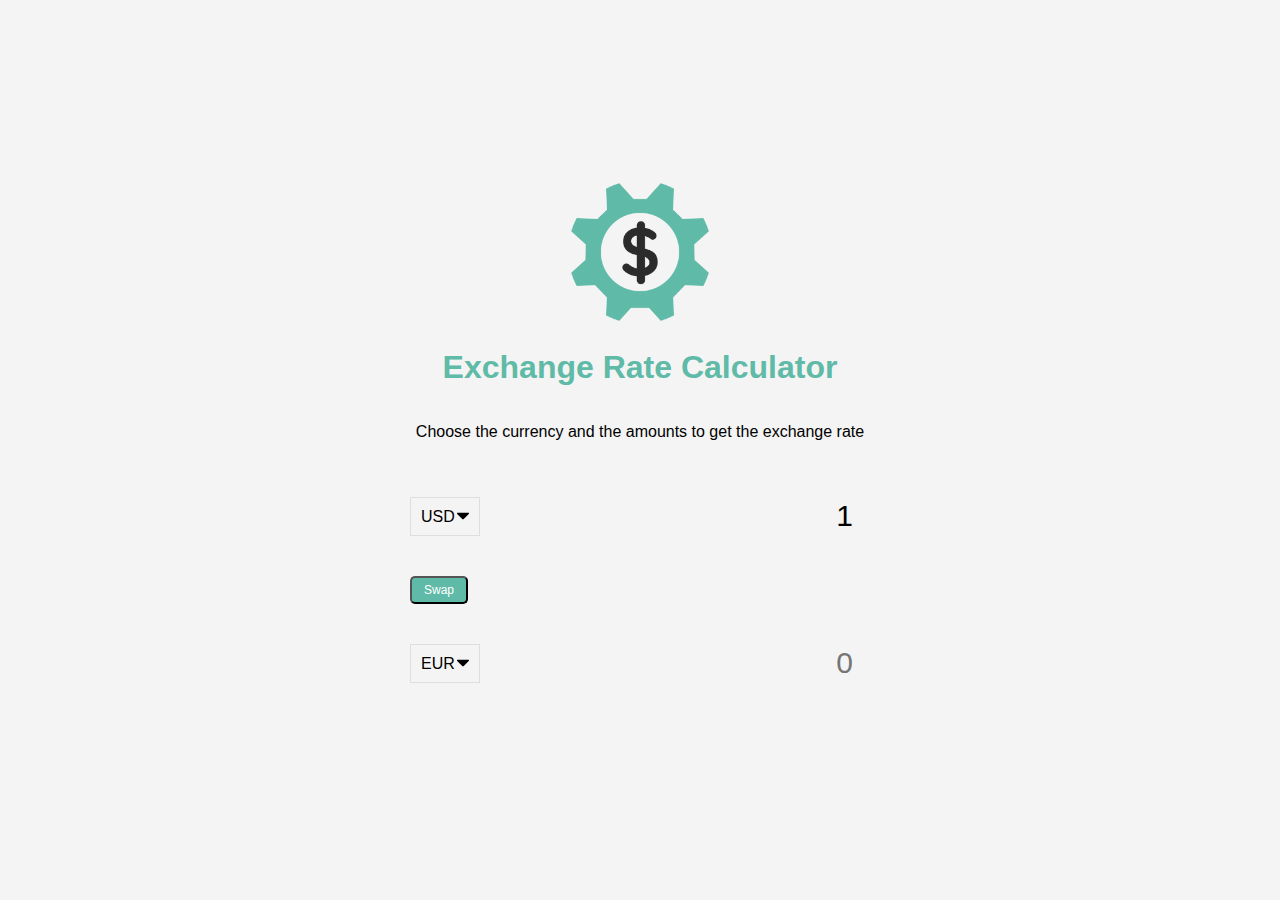
<file: exchange-rate/index.html>
<!DOCTYPE html>
<html lang="en">
  <head>
    <meta charset="UTF-8" />
    <meta name="viewport" content="width=device-width, initial-scale=1.0" />
    <meta http-equiv="X-UA-Compatible" content="ie=edge" />
    <title>Exchange Rate Calculator</title>
    <link rel="stylesheet" href="style.css" />
  </head>
  <body>
    <img src="img/money.png" alt="" class="money-img" />
    <h1>Exchange Rate Calculator</h1>
    <p>Choose the currency and the amounts to get the exchange rate</p>

    <div class="container">
      <div class="currency">
        <select id="currency-one">
          <option value="AED">AED</option>
          <option value="ARS">ARS</option>
          <option value="AUD">AUD</option>
          <option value="BGN">BGN</option>
          <option value="BRL">BRL</option>
          <option value="BSD">BSD</option>
          <option value="CAD">CAD</option>
          <option value="CHF">CHF</option>
          <option value="CLP">CLP</option>
          <option value="CNY">CNY</option>
          <option value="COP">COP</option>
          <option value="CZK">CZK</option>
          <option value="DKK">DKK</option>
          <option value="DOP">DOP</option>
          <option value="EGP">EGP</option>
          <option value="EUR">EUR</option>
          <option value="FJD">FJD</option>
          <option value="GBP">GBP</option>
          <option value="GTQ">GTQ</option>
          <option value="HKD">HKD</option>
          <option value="HRK">HRK</option>
          <option value="HUF">HUF</option>
          <option value="IDR">IDR</option>
          <option value="ILS">ILS</option>
          <option value="INR">INR</option>
          <option value="ISK">ISK</option>
          <option value="JPY">JPY</option>
          <option value="KRW">KRW</option>
          <option value="KZT">KZT</option>
          <option value="MXN">MXN</option>
          <option value="MYR">MYR</option>
          <option value="NOK">NOK</option>
          <option value="NZD">NZD</option>
          <option value="PAB">PAB</option>
          <option value="PEN">PEN</option>
          <option value="PHP">PHP</option>
          <option value="PKR">PKR</option>
          <option value="PLN">PLN</option>
          <option value="PYG">PYG</option>
          <option value="RON">RON</option>
          <option value="RUB">RUB</option>
          <option value="SAR">SAR</option>
          <option value="SEK">SEK</option>
          <option value="SGD">SGD</option>
          <option value="THB">THB</option>
          <option value="TRY">TRY</option>
          <option value="TWD">TWD</option>
          <option value="UAH">UAH</option>
          <option value="USD" selected>USD</option>
          <option value="UYU">UYU</option>
          <option value="VND">VND</option>
          <option value="ZAR">ZAR</option>
        </select>
        <input type="number" id="amount-one" placeholder="0" value="1" />
      </div>

      <div class="swap-rate-container">
        <button class="btn" id="swap">
          Swap
        </button>
        <div class="rate" id="rate"></div>
      </div>

      <div class="currency">
        <select id="currency-two">
          <option value="AED">AED</option>
          <option value="ARS">ARS</option>
          <option value="AUD">AUD</option>
          <option value="BGN">BGN</option>
          <option value="BRL">BRL</option>
          <option value="BSD">BSD</option>
          <option value="CAD">CAD</option>
          <option value="CHF">CHF</option>
          <option value="CLP">CLP</option>
          <option value="CNY">CNY</option>
          <option value="COP">COP</option>
          <option value="CZK">CZK</option>
          <option value="DKK">DKK</option>
          <option value="DOP">DOP</option>
          <option value="EGP">EGP</option>
          <option value="EUR" selected>EUR</option>
          <option value="FJD">FJD</option>
          <option value="GBP">GBP</option>
          <option value="GTQ">GTQ</option>
          <option value="HKD">HKD</option>
          <option value="HRK">HRK</option>
          <option value="HUF">HUF</option>
          <option value="IDR">IDR</option>
          <option value="ILS">ILS</option>
          <option value="INR">INR</option>
          <option value="ISK">ISK</option>
          <option value="JPY">JPY</option>
          <option value="KRW">KRW</option>
          <option value="KZT">KZT</option>
          <option value="MXN">MXN</option>
          <option value="MYR">MYR</option>
          <option value="NOK">NOK</option>
          <option value="NZD">NZD</option>
          <option value="PAB">PAB</option>
          <option value="PEN">PEN</option>
          <option value="PHP">PHP</option>
          <option value="PKR">PKR</option>
          <option value="PLN">PLN</option>
          <option value="PYG">PYG</option>
          <option value="RON">RON</option>
          <option value="RUB">RUB</option>
          <option value="SAR">SAR</option>
          <option value="SEK">SEK</option>
          <option value="SGD">SGD</option>
          <option value="THB">THB</option>
          <option value="TRY">TRY</option>
          <option value="TWD">TWD</option>
          <option value="UAH">UAH</option>
          <option value="USD">USD</option>
          <option value="UYU">UYU</option>
          <option value="VND">VND</option>
          <option value="ZAR">ZAR</option>
        </select>
        <input type="number" id="amount-two" placeholder="0" />
      </div>
    </div>

    <script src="script.js"></script>
  </body>
</html>
</file>
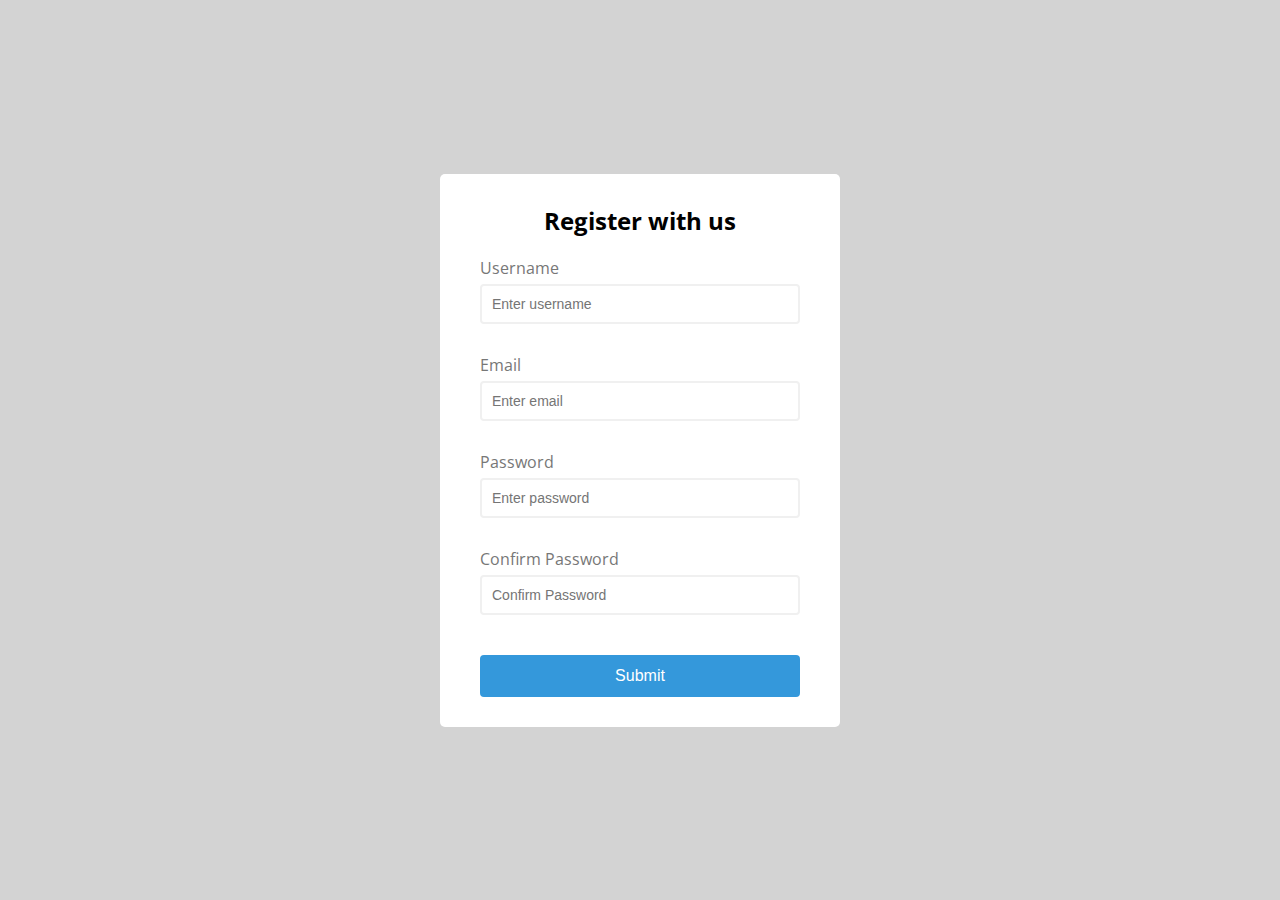
<file: form-validation/index.html>
<!DOCTYPE html>
<!--[if lt IE 7]>      <html class="no-js lt-ie9 lt-ie8 lt-ie7"> <![endif]-->
<!--[if IE 7]>         <html class="no-js lt-ie9 lt-ie8"> <![endif]-->
<!--[if IE 8]>         <html class="no-js lt-ie9"> <![endif]-->
<!--[if gt IE 8]><!-->
<html class="no-js">
  <!--<![endif]-->
  <head>
    <meta charset="utf-8" />
    <meta http-equiv="X-UA-Compatible" content="IE=edge" />
    <title>Form Validation</title>
    <meta name="description" content="" />
    <meta name="viewport" content="width=device-width, initial-scale=1" />
    <link rel="stylesheet" href="style.css" />
  </head>
  <body>
    <div class="container">
      <form id="form" class="form">
        <h2>Register with us</h2>
        <div class="form-control">
          <label for="username">Username</label>
          <input type="text" id="username" placeholder="Enter username" />
          <small>Error Message</small>
        </div>
        <div class="form-control">
          <label for="Email">Email</label>
          <input type="text" id="email" placeholder="Enter email" />
          <small>Error Message</small>
        </div>
        <div class="form-control">
          <label for="password">Password</label>
          <input type="password" id="password" placeholder="Enter password" />
          <small>Error Message</small>
        </div>
        <div class="form-control">
          <label for="password2">Confirm Password</label>
          <input
            type="password"
            id="password2"
            placeholder="Confirm Password"
          />
          <small>Error Message</small>
        </div>
        <button>Submit</button>
      </form>
    </div>

    <script src="script.js" async defer></script>
  </body>
</html>
</file>
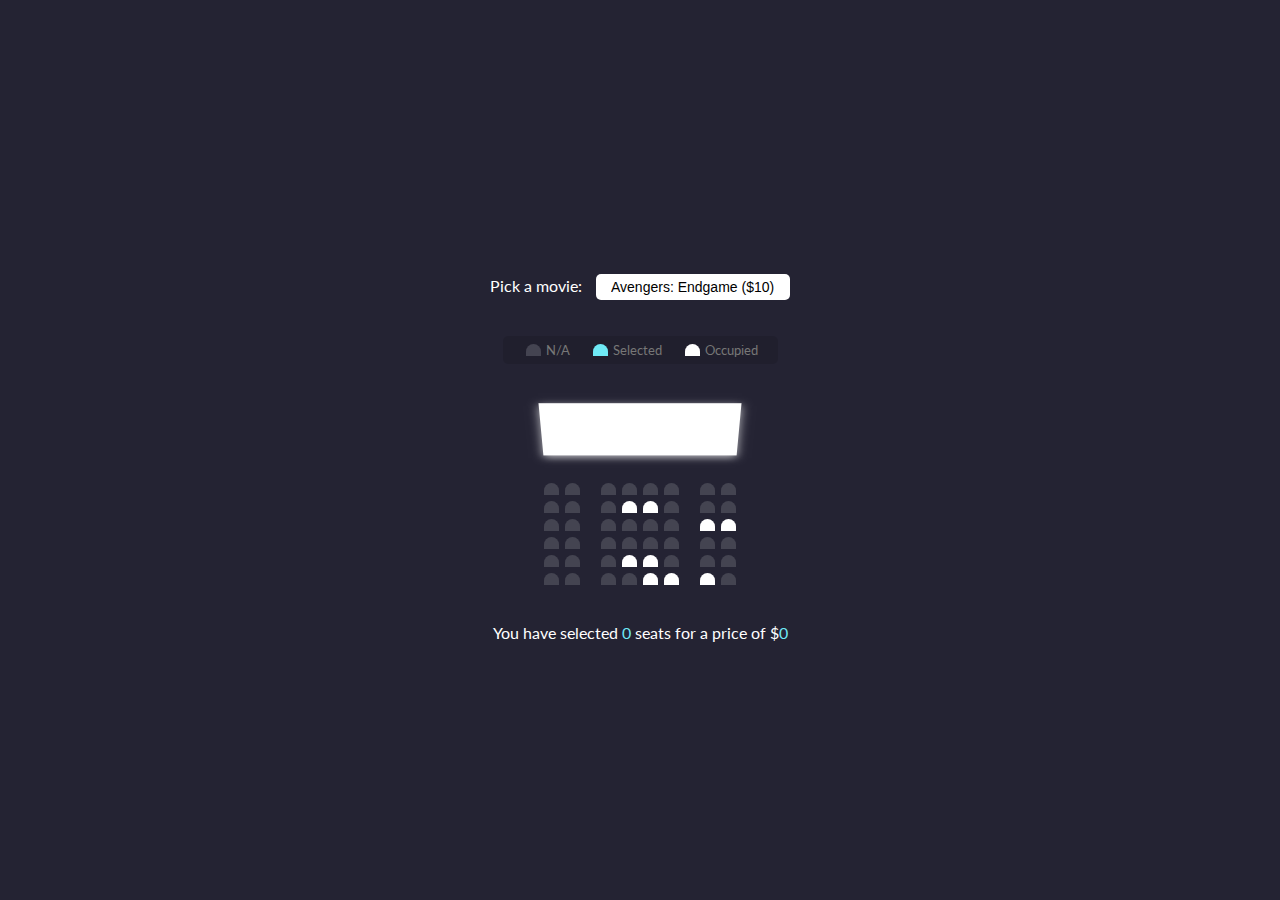
<file: movie-seat-booking/index.html>
<!DOCTYPE html>
<html lang="en">
  <head>
    <meta charset="UTF-8" />
    <meta name="viewport" content="width=device-width, initial-scale=1.0" />
    <meta http-equiv="X-UA-Compatible" content="ie=edge" />
    <link rel="stylesheet" href="style.css" />
    <title>Movie Seat Booking</title>
  </head>
  <body>
    <div class="movie-container">
      <label>Pick a movie:</label>
      <select id="movie">
        <option value="10">Avengers: Endgame ($10)</option>
        <option value="12">Joker ($12)</option>
        <option value="8">Toy Story 4 ($8)</option>
        <option value="9">The Lion King ($9)</option>
      </select>
    </div>

    <ul class="showcase">
      <li>
        <div class="seat"></div>
        <small>N/A</small>
      </li>
      <li>
        <div class="seat selected"></div>
        <small>Selected</small>
      </li>
      <li>
        <div class="seat occupied"></div>
        <small>Occupied</small>
      </li>
    </ul>

    <div class="container">
      <div class="screen"></div>

      <div class="row">
        <div class="seat"></div>
        <div class="seat"></div>
        <div class="seat"></div>
        <div class="seat"></div>
        <div class="seat"></div>
        <div class="seat"></div>
        <div class="seat"></div>
        <div class="seat"></div>
      </div>
      <div class="row">
        <div class="seat"></div>
        <div class="seat"></div>
        <div class="seat"></div>
        <div class="seat occupied"></div>
        <div class="seat occupied"></div>
        <div class="seat"></div>
        <div class="seat"></div>
        <div class="seat"></div>
      </div>
      <div class="row">
        <div class="seat"></div>
        <div class="seat"></div>
        <div class="seat"></div>
        <div class="seat"></div>
        <div class="seat"></div>
        <div class="seat"></div>
        <div class="seat occupied"></div>
        <div class="seat occupied"></div>
      </div>
      <div class="row">
        <div class="seat"></div>
        <div class="seat"></div>
        <div class="seat"></div>
        <div class="seat"></div>
        <div class="seat"></div>
        <div class="seat"></div>
        <div class="seat"></div>
        <div class="seat"></div>
      </div>
      <div class="row">
        <div class="seat"></div>
        <div class="seat"></div>
        <div class="seat"></div>
        <div class="seat occupied"></div>
        <div class="seat occupied"></div>
        <div class="seat"></div>
        <div class="seat"></div>
        <div class="seat"></div>
      </div>
      <div class="row">
        <div class="seat"></div>
        <div class="seat"></div>
        <div class="seat"></div>
        <div class="seat"></div>
        <div class="seat occupied"></div>
        <div class="seat occupied"></div>
        <div class="seat occupied"></div>
        <div class="seat"></div>
      </div>
    </div>

    <p class="text">
      You have selected <span id="count">0</span> seats for a price of $<span
        id="total"
        >0</span
      >
    </p>

    <script src="script.js"></script>
  </body>
</html>
</file>
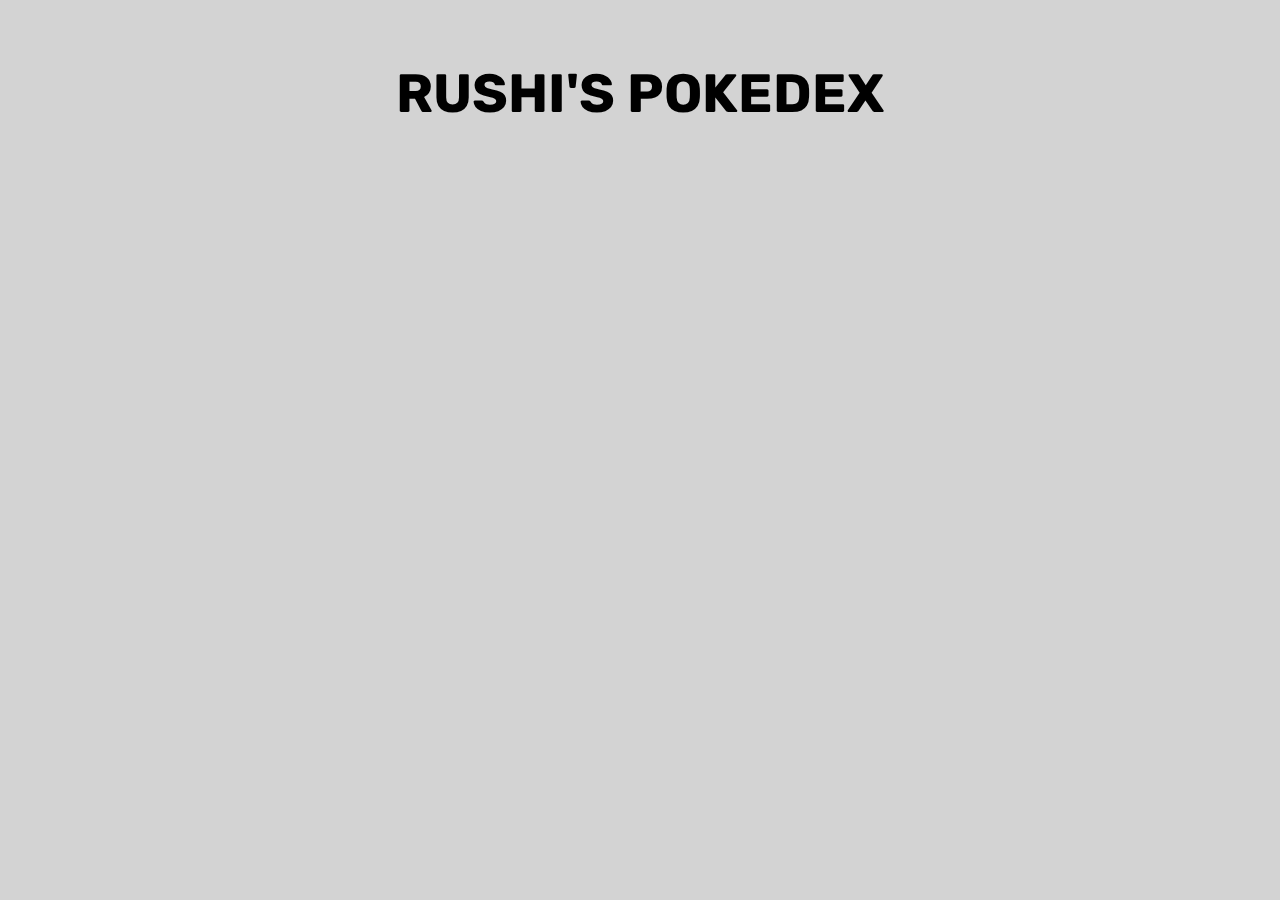
<file: pokedex/index.html>
<!DOCTYPE html>
<!--[if lt IE 7]>      <html class="no-js lt-ie9 lt-ie8 lt-ie7"> <![endif]-->
<!--[if IE 7]>         <html class="no-js lt-ie9 lt-ie8"> <![endif]-->
<!--[if IE 8]>         <html class="no-js lt-ie9"> <![endif]-->
<!--[if gt IE 8]><!-->
<html class="no-js">
  <!--<![endif]-->
  <head>
    <meta charset="utf-8" />
    <meta http-equiv="X-UA-Compatible" content="IE=edge" />
    <title>Pokedex</title>
    <meta name="description" content="" />
    <meta name="viewport" content="width=device-width, initial-scale=1" />
    <link rel="stylesheet" href="app.css" />
    <link
      href="https://fonts.googleapis.com/css?family=Rubik&display=swap"
      rel="stylesheet"
    />
  </head>
  <body>
    <div class="container">
      <h1>Rushi's Pokedex</h1>
      <ol id="pokedex"></ol>
    </div>
    <script src="app.js"></script>
  </body>
</html>
</file>
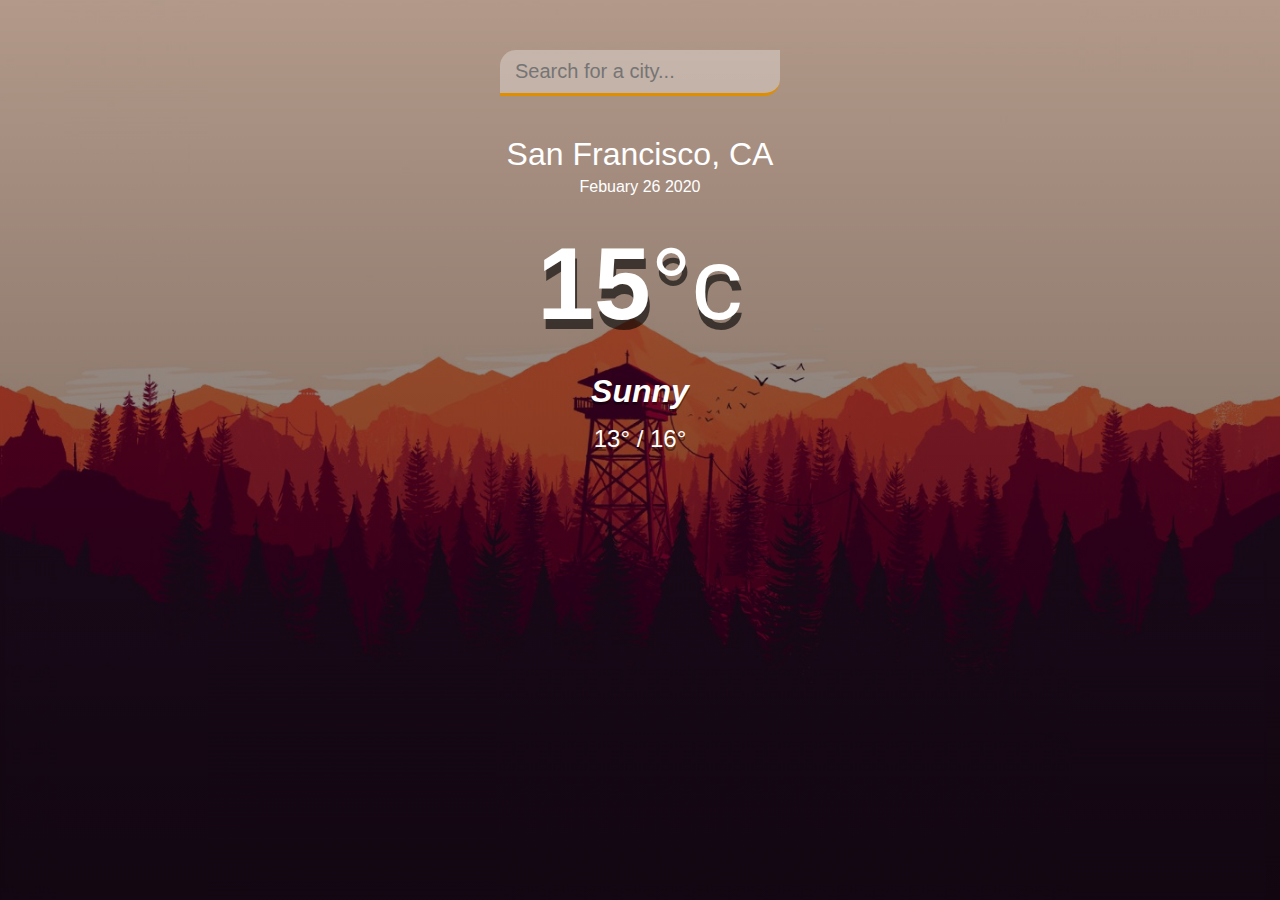
<file: weather-app/index.html>
<!DOCTYPE html>
<!--[if lt IE 7]>      <html class="no-js lt-ie9 lt-ie8 lt-ie7"> <![endif]-->
<!--[if IE 7]>         <html class="no-js lt-ie9 lt-ie8"> <![endif]-->
<!--[if IE 8]>         <html class="no-js lt-ie9"> <![endif]-->
<!--[if gt IE 8]><!-->
<html class="no-js">
  <!--<![endif]-->
  <head>
    <meta charset="utf-8" />
    <meta http-equiv="X-UA-Compatible" content="IE=edge" />
    <title>Weather!</title>
    <meta name="description" content="" />
    <meta name="viewport" content="width=device-width, initial-scale=1" />
    <link rel="stylesheet" href="style.css" />
  </head>
  <body>
    <div class="app-wrap">
      <header>
        <input
          type="text"
          autocomplete="off"
          class="search-box"
          placeholder="Search for a city..."
        />
      </header>
      <main>
        <section class="location">
          <div class="city">San Francisco, CA</div>
          <div class="date">Febuary 26 2020</div>
        </section>
        <div class="current">
          <div class="temp">15<span>°c</span></div>
          <div class="weather">Sunny</div>
          <div class="hi-low">13° / 16°</div>
        </div>
      </main>
    </div>
    <script src="script.js" async defer></script>
  </body>
</html>
</file>
<file: exchange-rate/style.css>
:root {
  --primary-color: #5fbaa7;
}

* {
  box-sizing: border-box;
}

body {
  background-color: #f4f4f4;
  font-family: Arial, Helvetica, sans-serif;
  display: flex;
  flex-direction: column;
  align-items: center;
  justify-content: center;
  height: 100vh;
  margin: 0;
  padding: 20px;
}

h1 {
  color: var(--primary-color);
}

p {
  text-align: center;
}

.btn {
  color: #fff;
  background: var(--primary-color);
  cursor: pointer;
  border-radius: 5px;
  font-size: 12px;
  padding: 5px 12px;
}

.money-img {
  width: 150px;
}

.currency {
  padding: 40px 0;
  display: flex;
  align-items: center;
  justify-content: space-between;
}

.currency select {
  padding: 10px 20px 10px 10px;
  -moz-appearance: none;
  -webkit-appearance: none;
  appearance: none;
  border: 1px solid #dedede;
  font-size: 16px;
  background: transparent;
  background-image: url('data:image/svg+xml;charset=US-ASCII,%3Csvg%20xmlns%3D%22http%3A%2F%2Fwww.w3.org%2F2000%2Fsvg%22%20width%3D%22292.4%22%20height%3D%22292.4%22%3E%3Cpath%20fill%3D%22%20000002%22%20d%3D%22M287%2069.4a17.6%2017.6%200%200%200-13-5.4H18.4c-5%200-9.3%201.8-12.9%205.4A17.6%2017.6%200%200%200%200%2082.2c0%205%201.8%209.3%205.4%2012.9l128%20127.9c3.6%203.6%207.8%205.4%2012.8%205.4s9.2-1.8%2012.8-5.4L287%2095c3.5-3.5%205.4-7.8%205.4-12.8%200-5-1.9-9.2-5.5-12.8z%22%2F%3E%3C%2Fsvg%3E');
  background-position: right 10px top 50%, 0, 0;
  background-size: 12px auto, 100%;
  background-repeat: no-repeat;
}

.currency input {
  border: 0;
  background: transparent;
  font-size: 30px;
  text-align: right;
}

.swap-rate-container {
  display: flex;
  align-items: center;
  justify-content: space-between;
}

.rate {
  color: var(--primary-color);
  font-size: 14px;
  padding: 0 10px;
}

select:focus,
input:focus,
button:focus {
  outline: 0;
}

@media (max-width: 600px) {
  .currency input {
    width: 200px;
  }
}
</file>
<file: form-validation/style.css>
@import url('https://fonts.googleapis.com/css?family=Open+Sans&display=swap');

* {
  box-sizing: border-box;
}

:root {
  --success-color: #2ecc71;
  --error-color: #e74c3c;
}

body {
  background-color: lightgray;
  font-family: 'Open Sans', sans-serif;
  display: flex;
  align-items: center;
  justify-content: center;
  min-height: 100vh;
  margin: 0;
}

.container {
  background-color: white;
  border-radius: 5px;
  box-shadow: 1 2px 10px rgba(0, 0, 0, 0.3);
  width: 400px;
}

h2 {
  text-align: center;
  margin: 0 0 20px;
}

.form {
  padding: 30px 40px;
}

.form-control {
  margin-bottom: 10px;
  padding-bottom: 20px;
  position: relative;
}

.form-control label {
  color: #777;
  display: block;
  margin-bottom: 5px;
}

.form-control input {
  border: 2px solid #f0f0f0;
  border-radius: 4px;
  display: block;
  width: 100%;
  padding: 10px;
  font-size: 14px;
}

.form-control input:focus {
  outline: 0;
  border-color: #777;
}

.form-control.success input {
  border-color: var(--success-color);
}

.form-control.error input {
  border-color: var(--error-color);
}

.form-control small {
  color: var(--error-color);
  position: absolute;
  bottom: 0;
  left: 0;
  visibility: hidden;
}

.form-control.error small {
  visibility: visible;
}

.form button {
  cursor: pointer;
  background-color: #3498db;
  border: 2px solid #3498db;
  border-radius: 4px;
  color: white;
  display: block;
  font-size: 16px;
  padding: 10px;
  margin-top: 20px;
  width: 100%;
}
</file>
<file: movie-seat-booking/style.css>
@import url('https://fonts.googleapis.com/css?family=Lato&display=swap');

* {
  box-sizing: border-box;
}

body {
  background-color: #242333;
  color: #fff;
  display: flex;
  flex-direction: column;
  align-items: center;
  justify-content: center;
  height: 100vh;
  font-family: 'Lato', sans-serif;
  margin: 0;
}

.movie-container {
  margin: 20px 0;
}

.movie-container select {
  background-color: #fff;
  border: 0;
  border-radius: 5px;
  font-size: 14px;
  margin-left: 10px;
  padding: 5px 15px 5px 15px;
  -moz-appearance: none;
  -webkit-appearance: none;
  appearance: none;
}

.container {
  perspective: 1000px;
  margin-bottom: 30px;
}

.seat {
  background-color: #444451;
  height: 12px;
  width: 15px;
  margin: 3px;
  border-top-left-radius: 10px;
  border-top-right-radius: 10px;
}

.seat.selected {
  background-color: #6feaf6;
}

.seat.occupied {
  background-color: #fff;
}

.seat:nth-of-type(2) {
  margin-right: 18px;
}

.seat:nth-last-of-type(2) {
  margin-left: 18px;
}

.seat:not(.occupied):hover {
  cursor: pointer;
  transform: scale(1.2);
}

.showcase .seat:not(.occupied):hover {
  cursor: default;
  transform: scale(1);
}

.showcase {
  background: rgba(0, 0, 0, 0.1);
  padding: 5px 10px;
  border-radius: 5px;
  color: #777;
  list-style-type: none;
  display: flex;
  justify-content: space-between;
}

.showcase li {
  display: flex;
  align-items: center;
  justify-content: center;
  margin: 0 10px;
}

.showcase li small {
  margin-left: 2px;
}

.row {
  display: flex;
}

.screen {
  background-color: #fff;
  height: 70px;
  width: 100%;
  margin: 15px 0;
  transform: rotateX(-45deg);
  box-shadow: 0 3px 10px rgba(255, 255, 255, 0.7);
}

p.text {
  margin: 5px 0;
}

p.text span {
  color: #6feaf6;
}
</file>
<file: pokedex/app.css>
body {
  background-color: lightgray;
  margin: 0;
  font-family: rubik;
}

h1 {
  text-transform: uppercase;
  text-align: center;
  font-size: 54px;
}

.container {
  padding: 2%;
  margin: 0 auto;
}

#pokedex {
  padding-inline-start: 0;
  display: grid;
  grid-template-columns: repeat(auto-fit, minmax(320px, 1fr));
  grid-gap: 20px;
}

.card {
  list-style: none;
  padding: 40px;
  background-color: white;
  color: black;
  text-align: center;
  border-radius: 10px;
}

.card:hover {
  animation: bounce 0.5s linear;
}

@keyframes bounce {
  20% {
    transform: translateY(-6px);
  }
  40% {
    transform: translateY(0px);
  }
  60% {
    transform: translateY(-2px);
  }
  80% {
    transform: translateY(-0px);
  }
}

.card-title {
  text-transform: uppercase;
  font-size: 32px;
  font-weight: normal;
  margin-bottom: 0;
}

.card-subtitle {
  font-weight: lighter;
  color: #666;
  margin-top: 5px;
}

.card-image {
  height: 180px;
}
</file>
<file: weather-app/style.css>
* {
  margin: 0;
  padding: 0;
  box-sizing: border-box;
}

body {
  font-family: 'montserrat', sans-serif;
  background-image: url('bg.jpg');
  background-size: cover;
  background-position: top center;
}

.app-wrap {
  display: flex;
  flex-direction: column;
  min-height: 100vh;
  background-image: linear-gradient(to bottom, rgba(0, 0, 0, 0.3), rgba(0, 0, 0, 0.6));
}

header {
  display: flex;
  justify-content: center;
  align-items: center;
  padding: 50px 15px 15px;
}

header input {
  width: 100%;
  max-width: 280px;
  padding: 10px 15px;
  border: none;
  outline: none;
  background-color: rgba(255, 255, 255, 0.3);
  border-radius: 16px 0px 16px 0px;
  border-bottom: 3px solid #DF8E00;
  
  color: #313131;
  font-size: 20px;
  font-weight: 300;
  transition: 0.2s ease-out;
}

header input:focus {
  background-color: rgba(255, 255, 255, 0.6);
}

main {
  flex: 1 1 100%;
  padding: 25px 25px 50px;
  display: flex;
  flex-direction: column;
  align-items: center;
  text-align: center;
}

.location .city {
  color: #FFF;
  font-size: 32px;
  font-weight: 500;
  margin-bottom: 5px;
}

.location .date {
  color: #FFF;
  font-size: 16px;
}

.current .temp {
  color: #FFF;
  font-size: 102px;
  font-weight: 900;
  margin: 30px 0px;
  text-shadow: 2px 10px rgba(0, 0, 0, 0.6);
}

.current .temp span {
  font-weight: 500;
}

.current .weather {
  color: #FFF;
  font-size: 32px;
  font-weight: 700;
  font-style: italic;
  margin-bottom: 15px;
  text-shadow: 0px 3px rgba(0, 0, 0, 0.4);
}

.current .hi-low {
  color: #FFF;
  font-size: 24px;
  font-weight: 500;
  text-shadow: 0px 4px rgba(0, 0, 0, 0.4);
}
</file>
